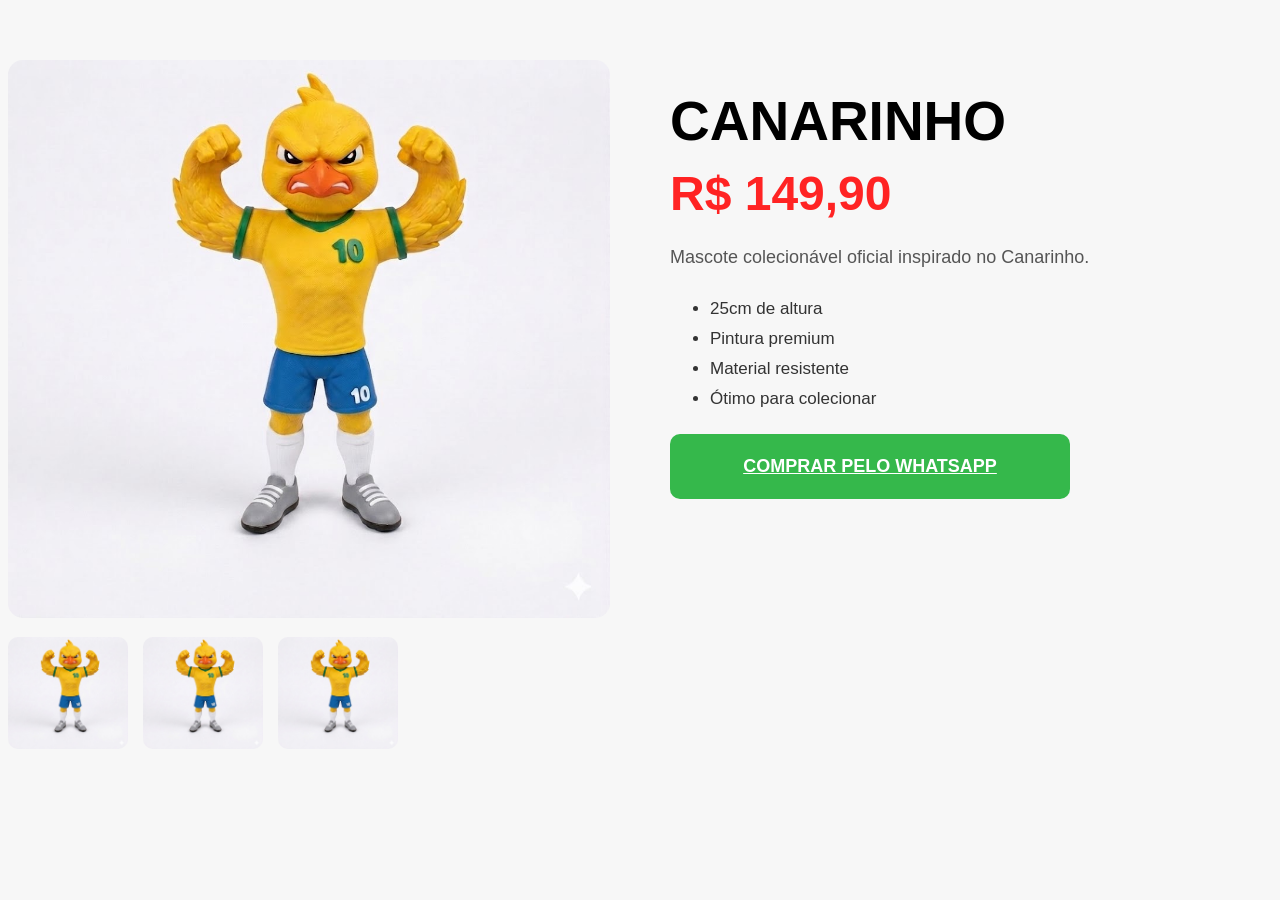
<file: brasil.html>
<!DOCTYPE html>
<html lang="pt-BR">
<head>
<meta charset="UTF-8">
<title>Canarinho</title>
<link rel="stylesheet" href="produtos.css">
</head>
<body>

<div class="produto">

    <div class="galeria">

        <img
        id="imagem-principal"
        src="2(20).png">

        <div class="miniaturas">

            <img
            src="2(20).png"
            onclick="trocarImagem(this)">

            <img
            src="2(20).png"
            onclick="trocarImagem(this)">

            <img
            src="2(20).png"
            onclick="trocarImagem(this)">

        </div>

    </div>

    <div class="info">

        <h1>CANARINHO</h1>

        <h2>R$ 149,90</h2>

        <p>
            Mascote colecionável oficial inspirado
            no Canarinho.
        </p>

        <ul>
            <li>25cm de altura</li>
            <li>Pintura premium</li>
            <li>Material resistente</li>
            <li>Ótimo para colecionar</li>
        </ul>

        <a
        href="https://wa.me/5511999999999?text=Tenho interesse no Canarinho"
        target="_blank"
        class="btn-whatsapp">

        COMPRAR PELO WHATSAPP

        </a>

    </div>

</div>

<script>

function trocarImagem(img){
    document.getElementById(
        "imagem-principal"
    ).src = img.src;
}

</script>

</body>
</html>
</file>
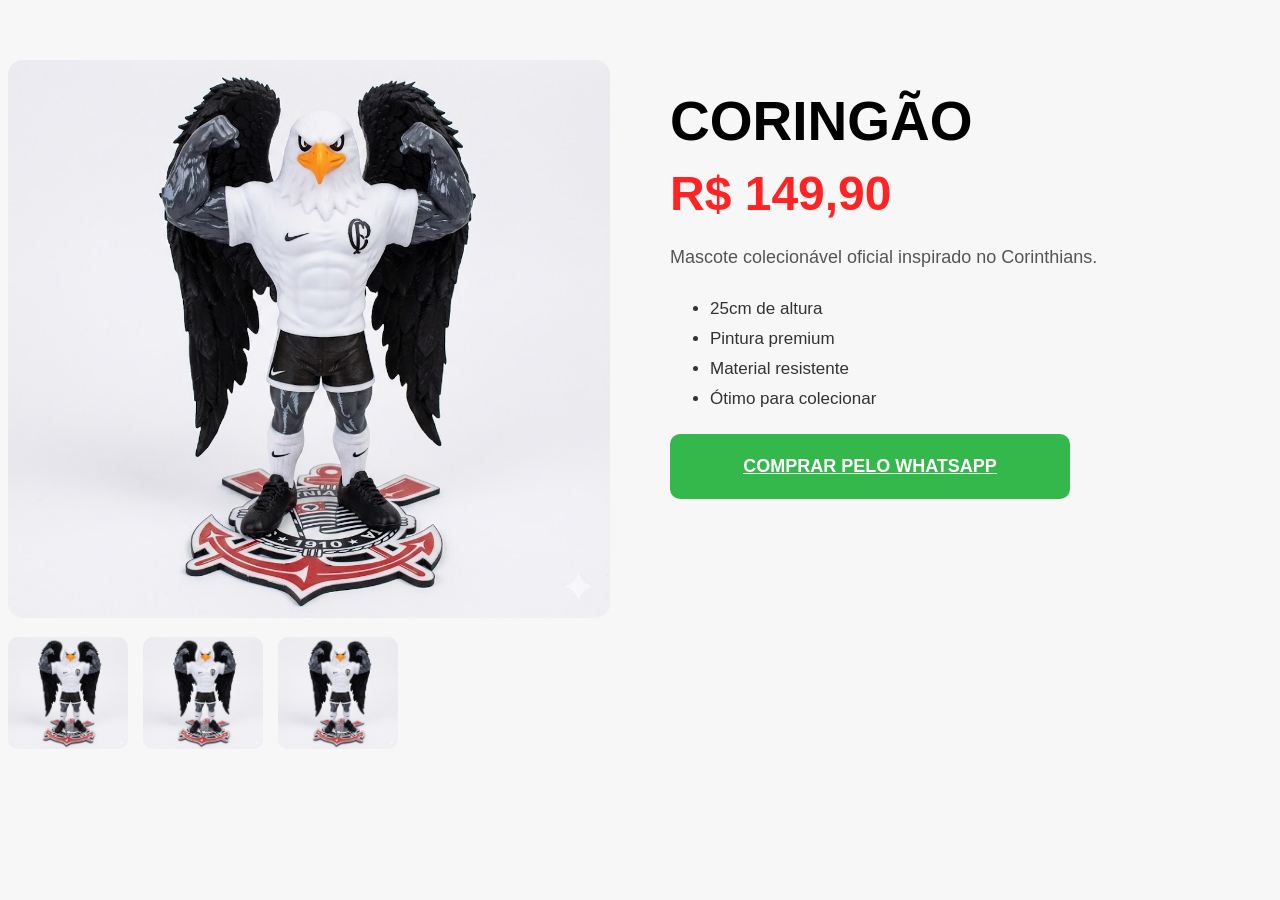
<file: corigao.html>
<!DOCTYPE html>
<html lang="pt-BR">
<head>
<meta charset="UTF-8">
<title>Coringão</title>
<link rel="stylesheet" href="produtos.css">
</head>
<body>

<div class="produto">

    <div class="galeria">

        <img
        id="imagem-principal"
        src="1(16).png">

        <div class="miniaturas">

            <img
            src="1(16).png"
            onclick="trocarImagem(this)">

            <img
            src="1(16).png"
            onclick="trocarImagem(this)">

            <img
            src="1(16).png"
            onclick="trocarImagem(this)">

        </div>

    </div>

    <div class="info">

        <h1>CORINGÃO</h1>

        <h2>R$ 149,90</h2>

        <p>
            Mascote colecionável oficial inspirado
            no Corinthians.
        </p>

        <ul>
            <li>25cm de altura</li>
            <li>Pintura premium</li>
            <li>Material resistente</li>
            <li>Ótimo para colecionar</li>
        </ul>

        <a
        href="https://wa.me/5511999999999?text=Tenho interesse no Coringão"
        target="_blank"
        class="btn-whatsapp">

        COMPRAR PELO WHATSAPP

        </a>

    </div>

</div>

<script>

function trocarImagem(img){
    document.getElementById(
        "imagem-principal"
    ).src = img.src;
}

</script>

</body>
</html>
</file>
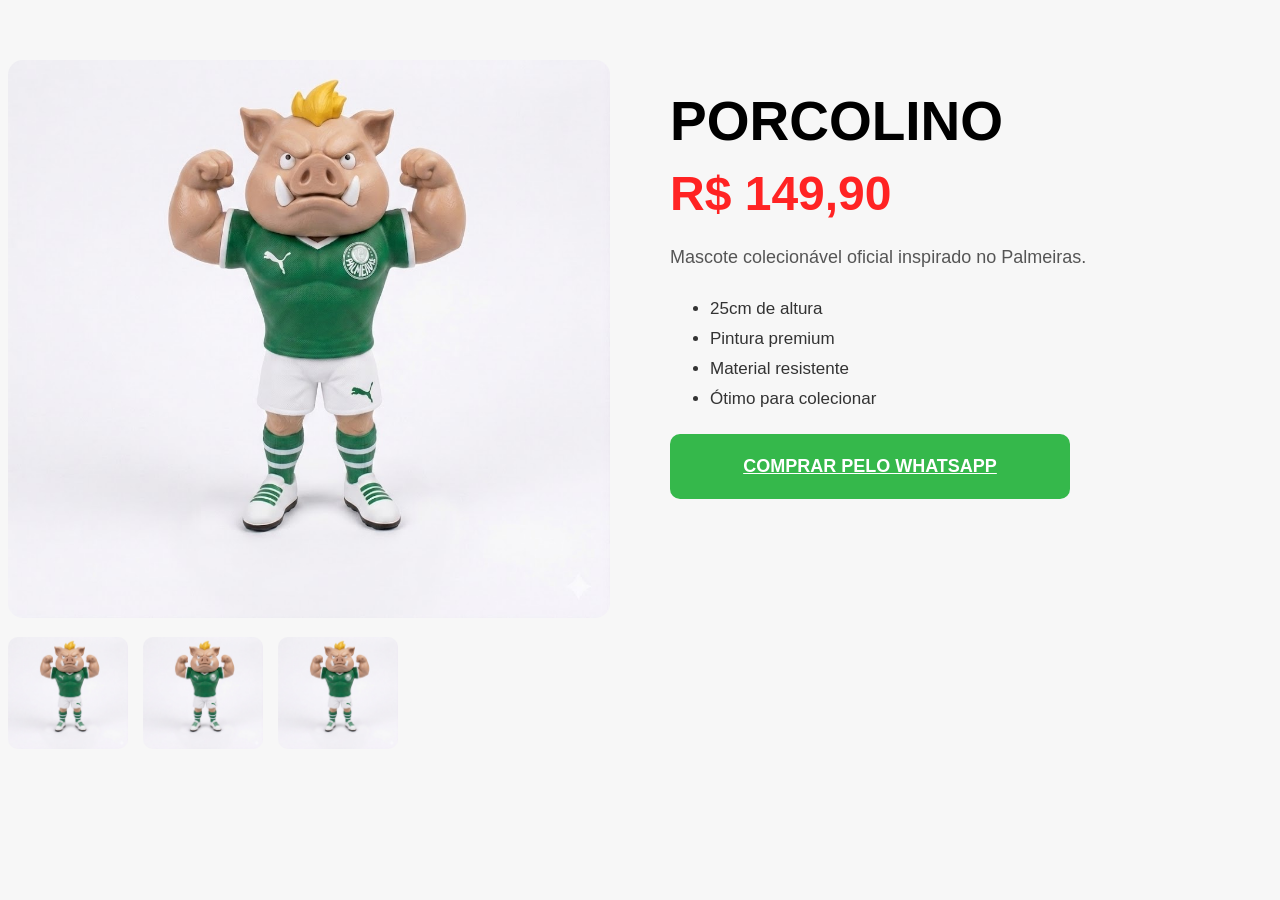
<file: palmeiras.html>
<!DOCTYPE html>
<html lang="pt-BR">
<head>
<meta charset="UTF-8">
<title>Porcolino</title>
<link rel="stylesheet" href="produtos.css">
</head>
<body>

<div class="produto">

    <div class="galeria">

        <img
        id="imagem-principal"
        src="3(15).png">

        <div class="miniaturas">

            <img
            src="3(15).png"
            onclick="trocarImagem(this)">

            <img
            src="3(15).png"
            onclick="trocarImagem(this)">

            <img
            src="3(15).png"
            onclick="trocarImagem(this)">

        </div>

    </div>

    <div class="info">

        <h1>PORCOLINO</h1>

        <h2>R$ 149,90</h2>

        <p>
            Mascote colecionável oficial inspirado
            no Palmeiras.
        </p>

        <ul>
            <li>25cm de altura</li>
            <li>Pintura premium</li>
            <li>Material resistente</li>
            <li>Ótimo para colecionar</li>
        </ul>

        <a
        href="https://wa.me/5511999999999?text=Tenho interesse no Porcolino"
        target="_blank"
        class="btn-whatsapp">

        COMPRAR PELO WHATSAPP

        </a>

    </div>

</div>

<script>

function trocarImagem(img){
    document.getElementById(
        "imagem-principal"
    ).src = img.src;
}

</script>

</body>
</html>
</file>
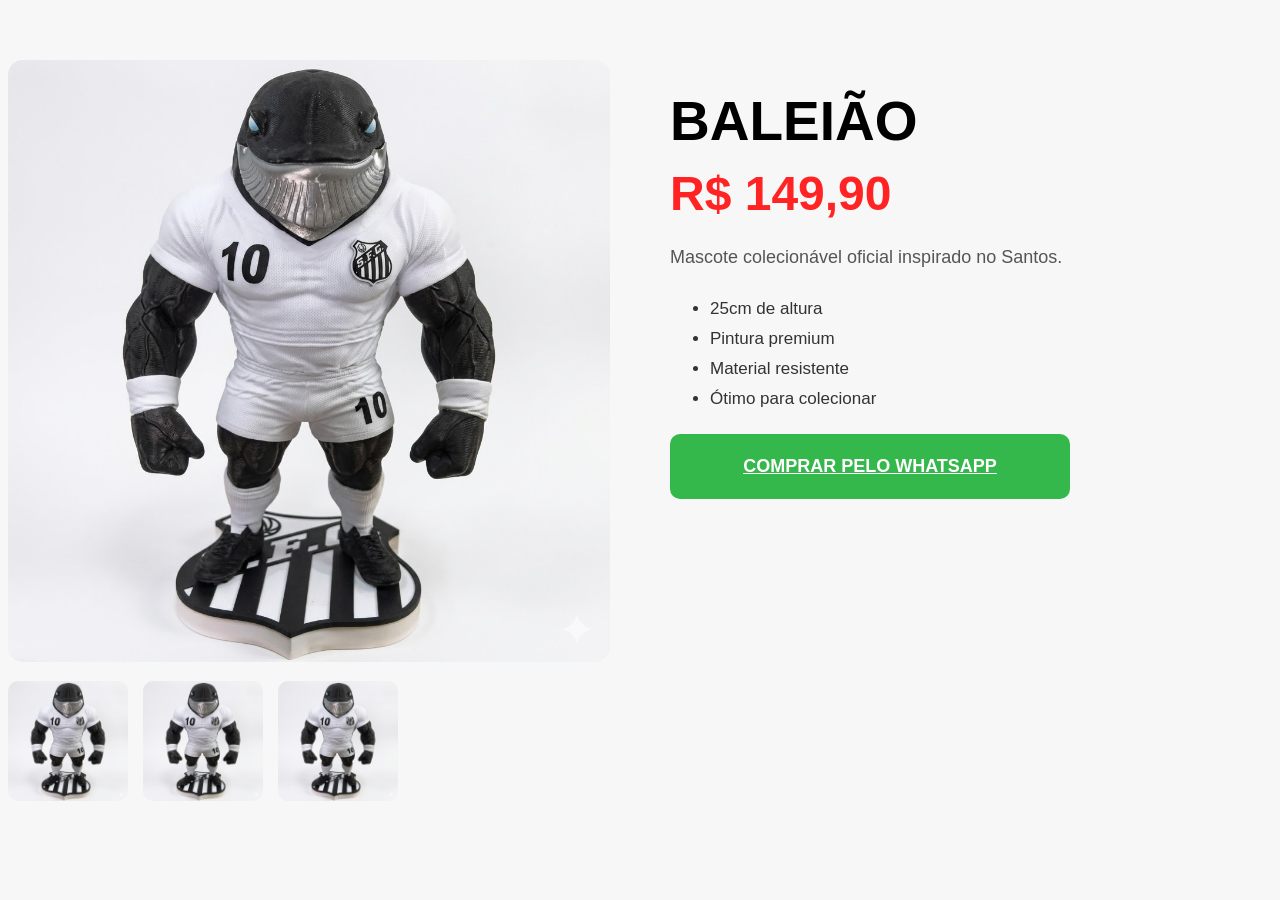
<file: santos.html>
<!DOCTYPE html>
<html lang="pt-BR">
<head>
<meta charset="UTF-8">
<title>Baleião</title>
<link rel="stylesheet" href="produtos.css">
</head>
<body>

<div class="produto">

    <div class="galeria">

        <img
        id="imagem-principal"
        src="4(11).png">

        <div class="miniaturas">

            <img
            src="4(11).png"
            onclick="trocarImagem(this)">

            <img
            src="4(11).png"
            onclick="trocarImagem(this)">

            <img
            src="4(11).png"
            onclick="trocarImagem(this)">

        </div>

    </div>

    <div class="info">

        <h1>BALEIÃO</h1>

        <h2>R$ 149,90</h2>

        <p>
            Mascote colecionável oficial inspirado
            no Santos.
        </p>

        <ul>
            <li>25cm de altura</li>
            <li>Pintura premium</li>
            <li>Material resistente</li>
            <li>Ótimo para colecionar</li>
        </ul>

        <a
        href="https://wa.me/5511999999999?text=Tenho interesse no Baleião"
        target="_blank"
        class="btn-whatsapp">

        COMPRAR PELO WHATSAPP

        </a>

    </div>

</div>

<script>

function trocarImagem(img){
    document.getElementById(
        "imagem-principal"
    ).src = img.src;
}

</script>

</body>
</html>
</file>
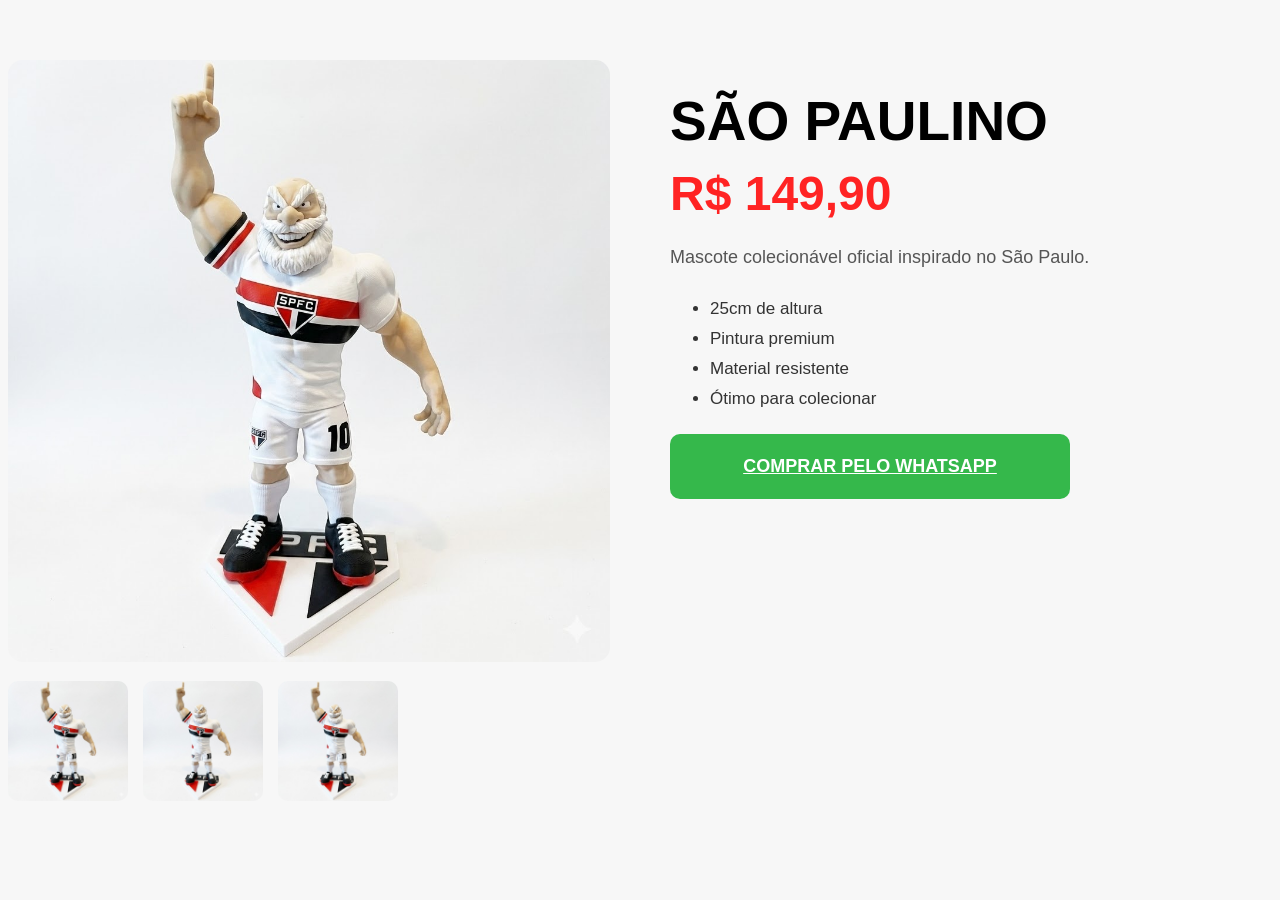
<file: saopaulo.html>
<!DOCTYPE html>
<html lang="pt-BR">
<head>
<meta charset="UTF-8">
<title>Sao paulo</title>
<link rel="stylesheet" href="produtos.css">
</head>
<body>

<div class="produto">

    <div class="galeria">

        <img
        id="imagem-principal"
        src="5(7).png">

        <div class="miniaturas">

            <img
            src="5(7).png"
            onclick="trocarImagem(this)">

            <img
            src="5(7).png"
            onclick="trocarImagem(this)">

            <img
            src="5(7).png"
            onclick="trocarImagem(this)">

        </div>

    </div>

    <div class="info">

        <h1>SÃO PAULINO</h1>

        <h2>R$ 149,90</h2>

        <p>
            Mascote colecionável oficial inspirado
            no São Paulo.
        </p>

        <ul>
            <li>25cm de altura</li>
            <li>Pintura premium</li>
            <li>Material resistente</li>
            <li>Ótimo para colecionar</li>
        </ul>

        <a
        href="https://wa.me/5511999999999?text=Tenho interesse no São Paulino"
        target="_blank"
        class="btn-whatsapp">

        COMPRAR PELO WHATSAPP

        </a>

    </div>

</div>

<script>

function trocarImagem(img){
    document.getElementById(
        "imagem-principal"
    ).src = img.src;
}

</script>

</body>
</html>
</file>
<file: produtos.css>
body{
    font-family:Poppins,sans-serif;
    background:#f7f7f7;
}

.produto{
    max-width:1300px;
    margin:60px auto;

    display:grid;
    grid-template-columns:1fr 1fr;

    gap:60px;
}

#imagem-principal{
    width:100%;
    background:#fff;
    border-radius:15px;
}

.miniaturas{
    display:flex;
    gap:15px;
    margin-top:15px;
}

.miniaturas img{
    width:120px;
    cursor:pointer;
    border-radius:10px;
}

.info h1{
    font-size:55px;
    font-family:'Bebas Neue',sans-serif;
    margin-bottom:10px;
    line-height:.9;
}

.info h2{
    color:#ff2323;
    font-size:48px;
    font-weight:700;
    margin:20px 0;
}

.info p{
    font-size:18px;
    line-height:1.8;
    color:#555;
    margin-bottom:25px;
}

.info ul{
    margin:25px 0;
}

.info li{
    margin-bottom:12px;
    font-size:17px;
    color:#333;
}

.info li{
    margin-bottom:10px;
}

.btn-whatsapp{
    width:100%;
    max-width:400px;
    height:65px;

    background:#35b84b;

    color:#fff;

    border-radius:10px;

    display:flex;
    justify-content:center;
    align-items:center;

    font-weight:700;
    font-size:18px;

    transition:.3s;
}

.btn-whatsapp:hover{
    transform:translateY(-3px);

    box-shadow:
    0 10px 25px rgba(53,184,75,.35);
}
</file>
